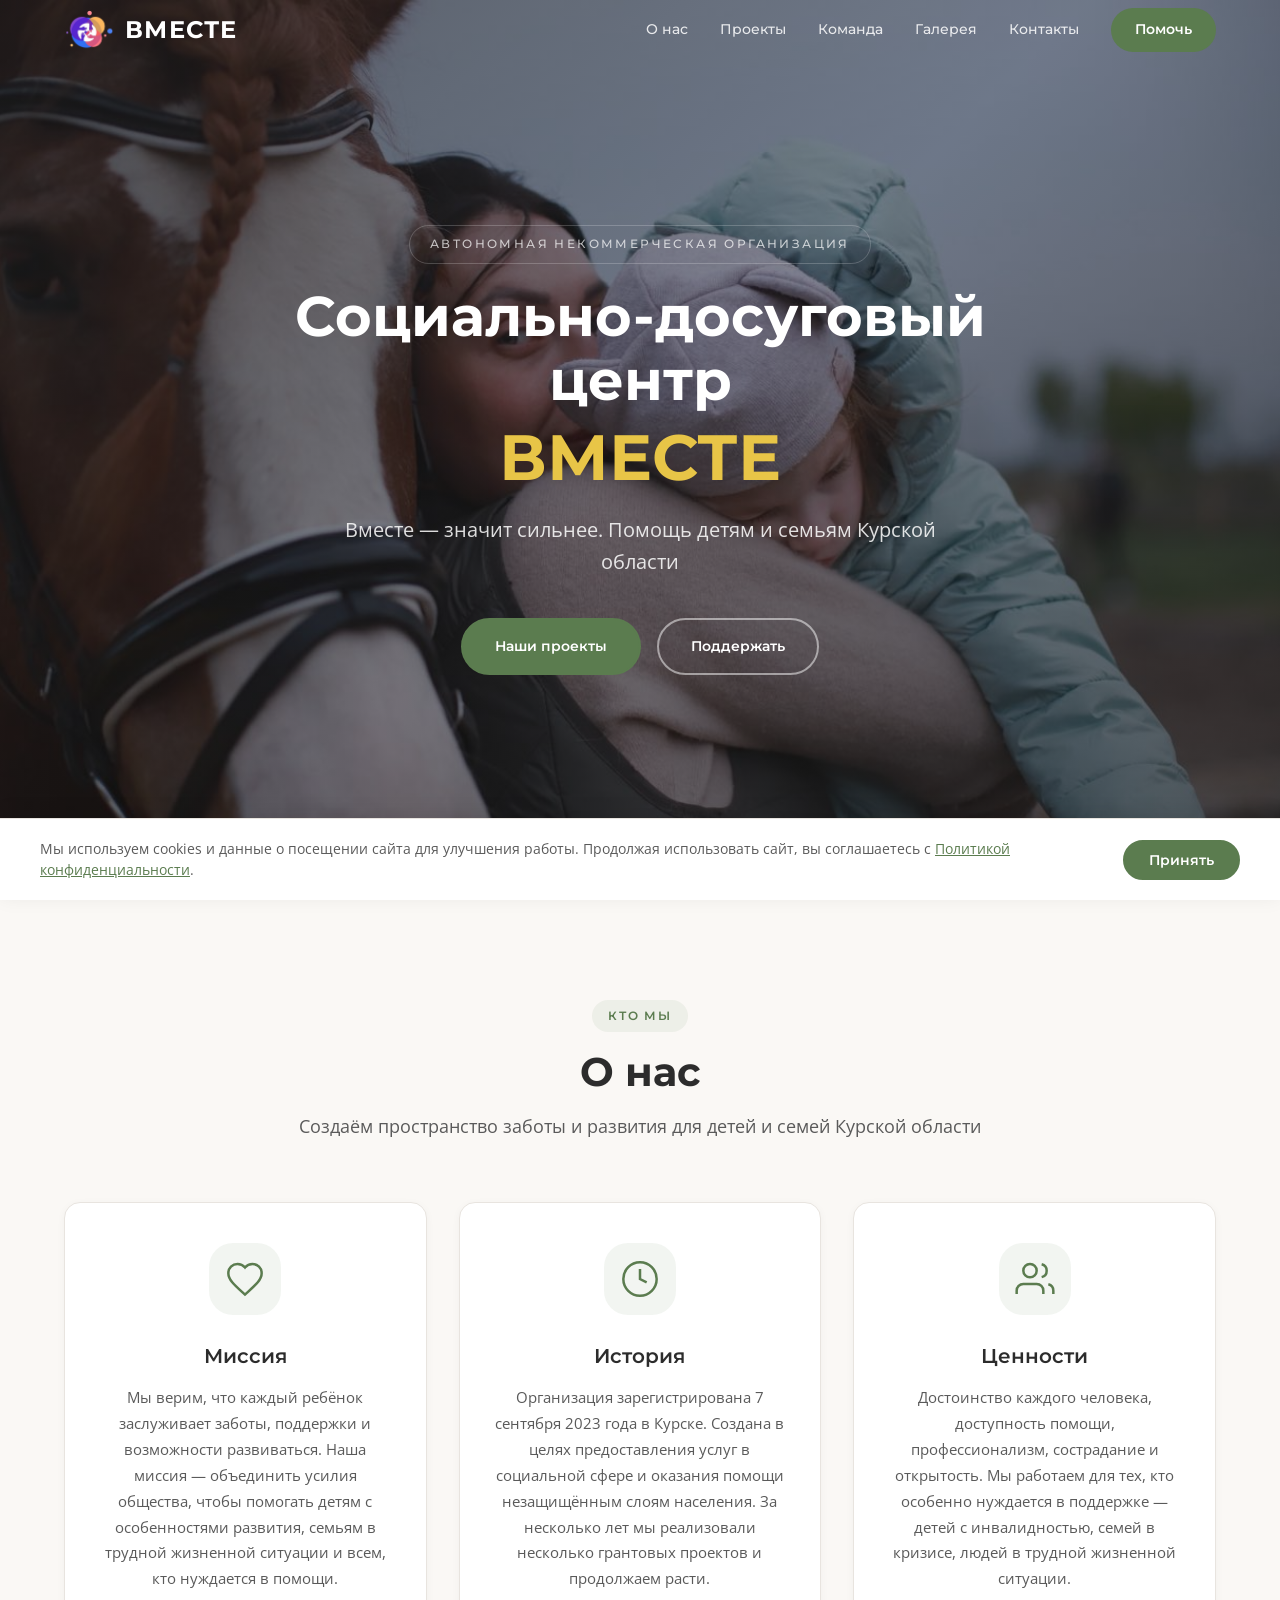
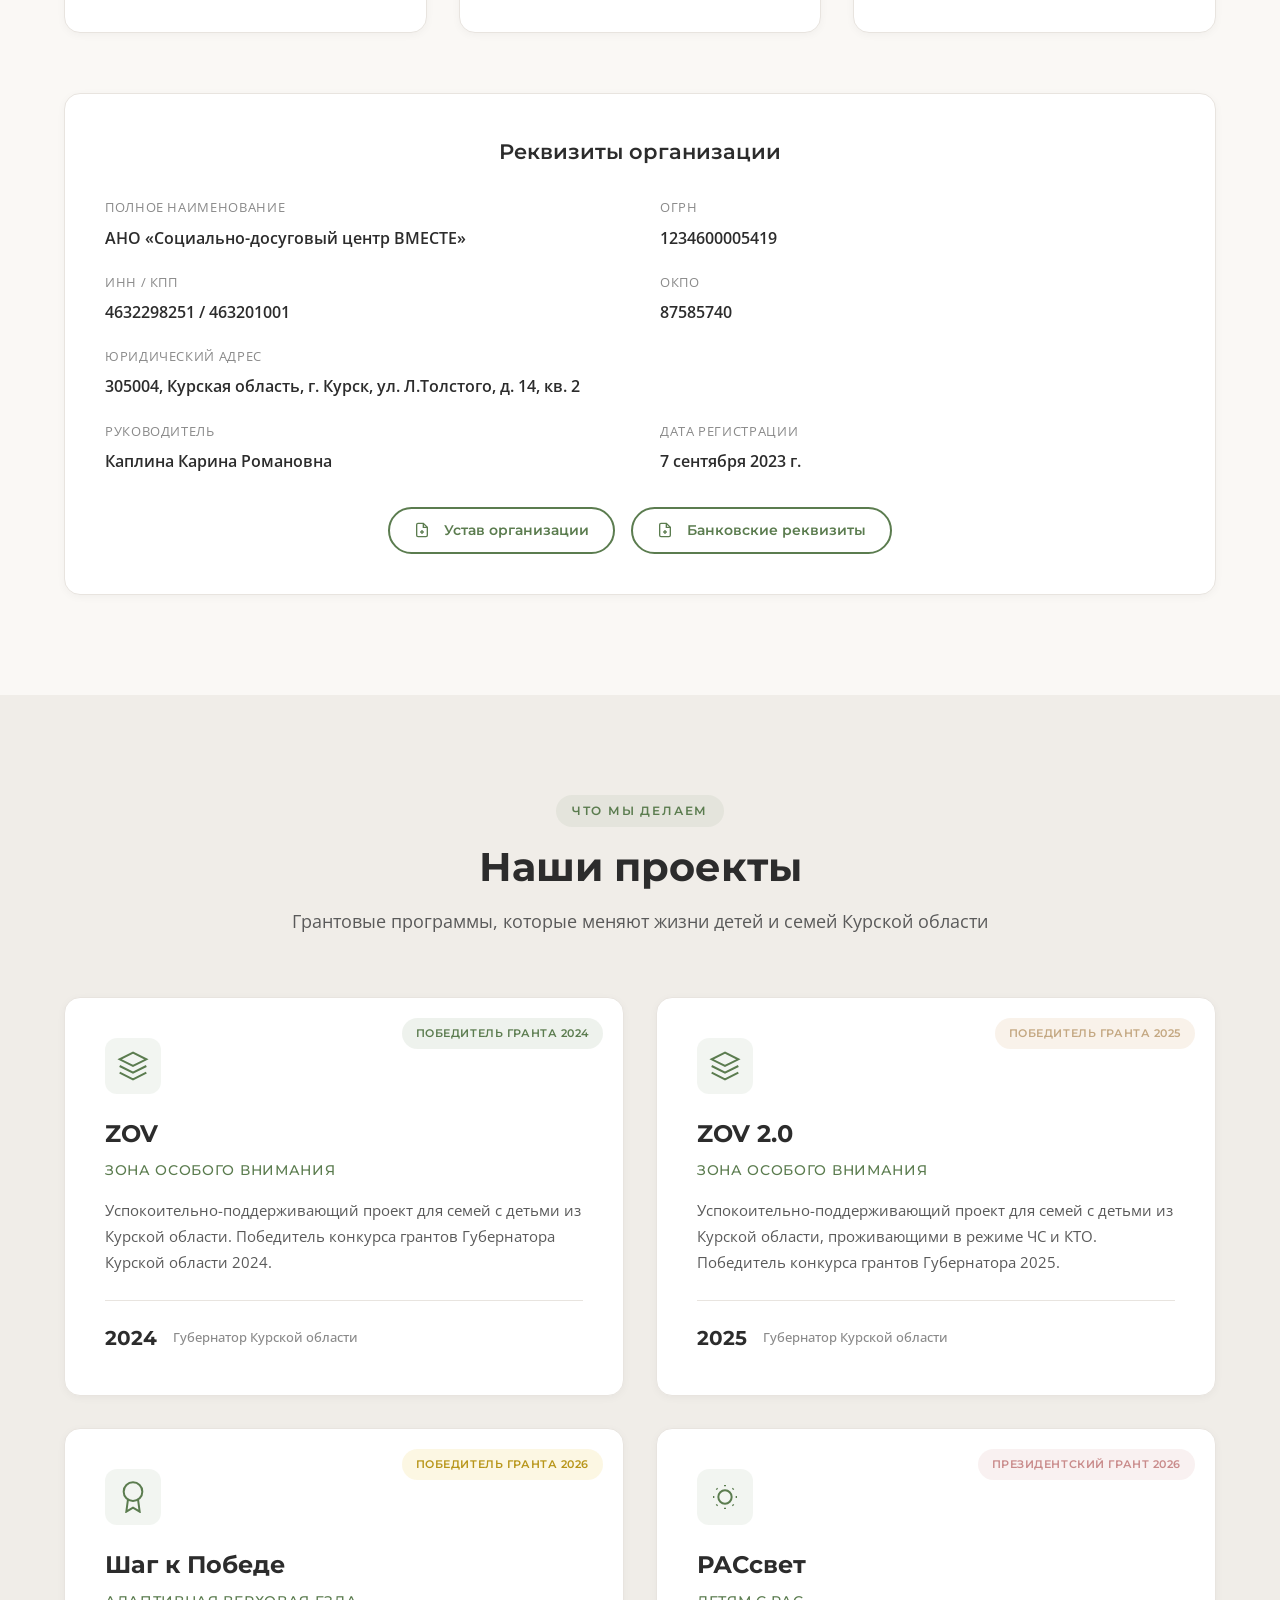
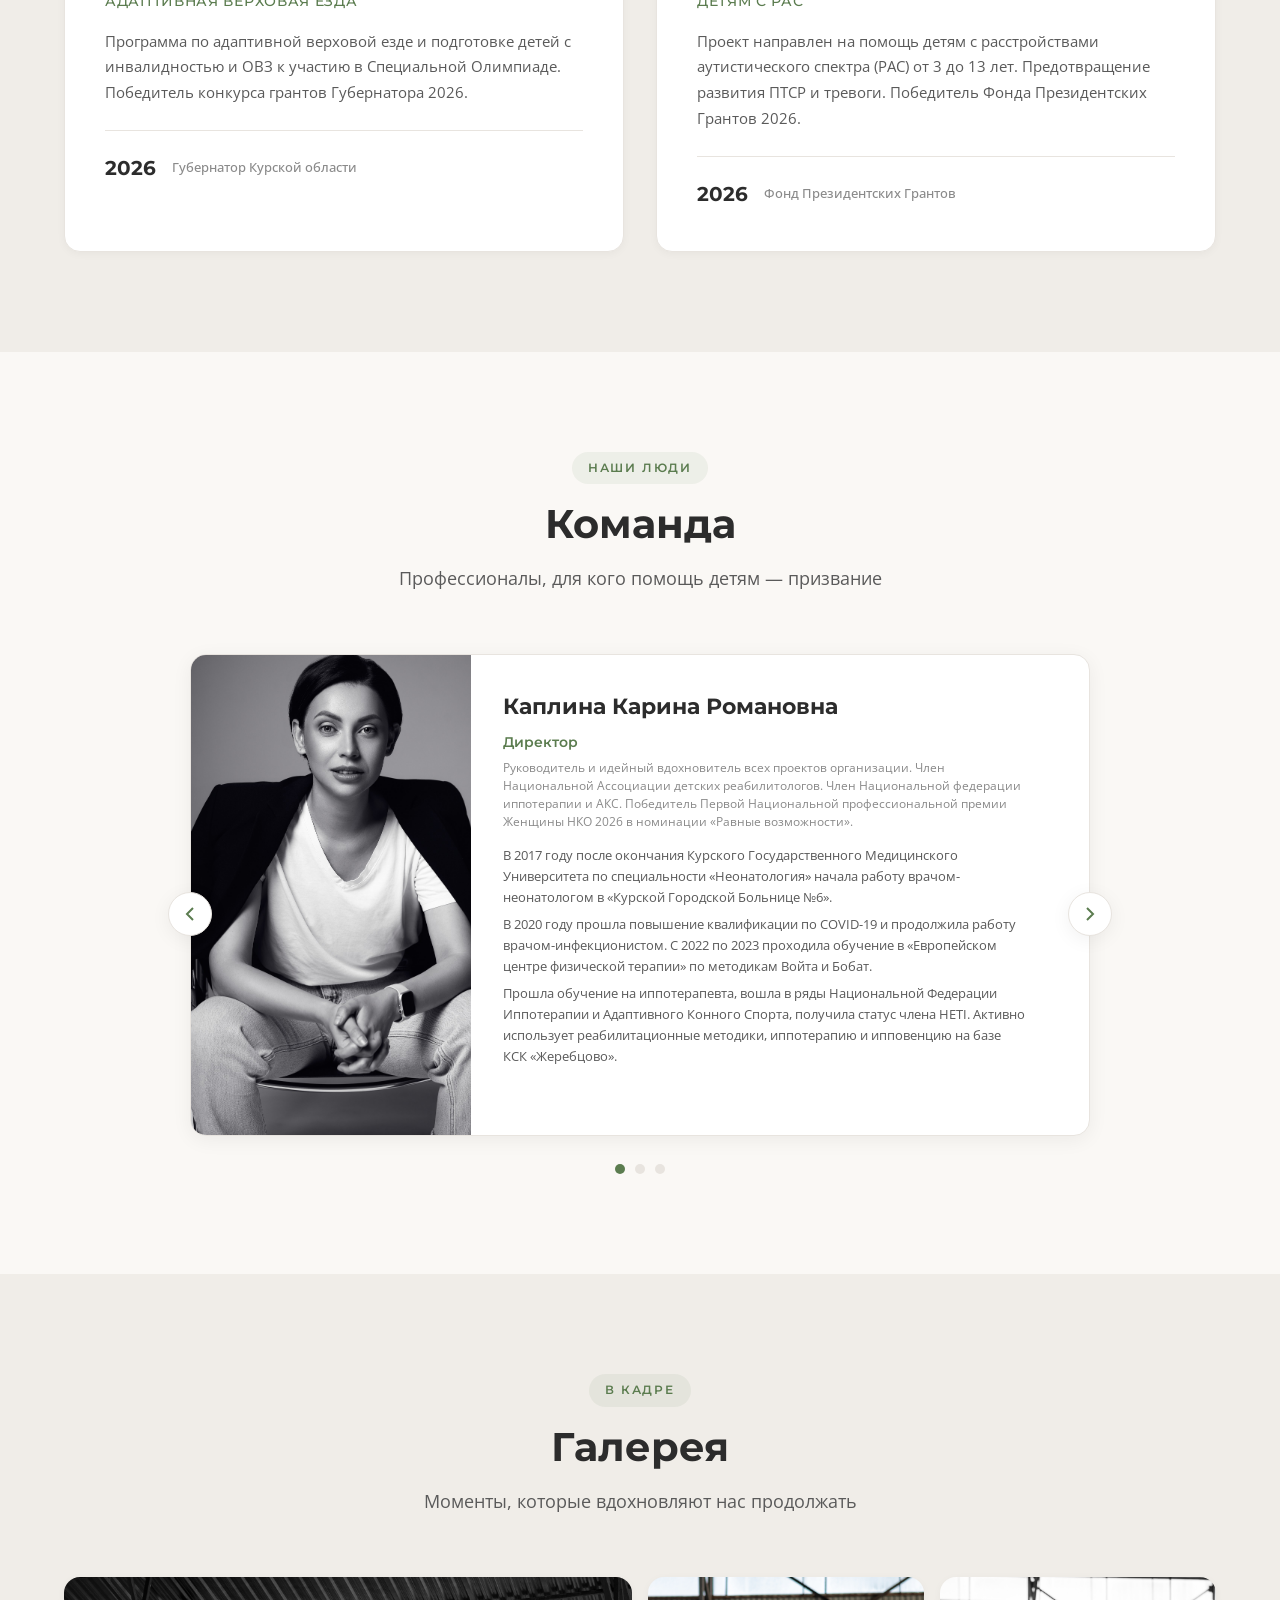
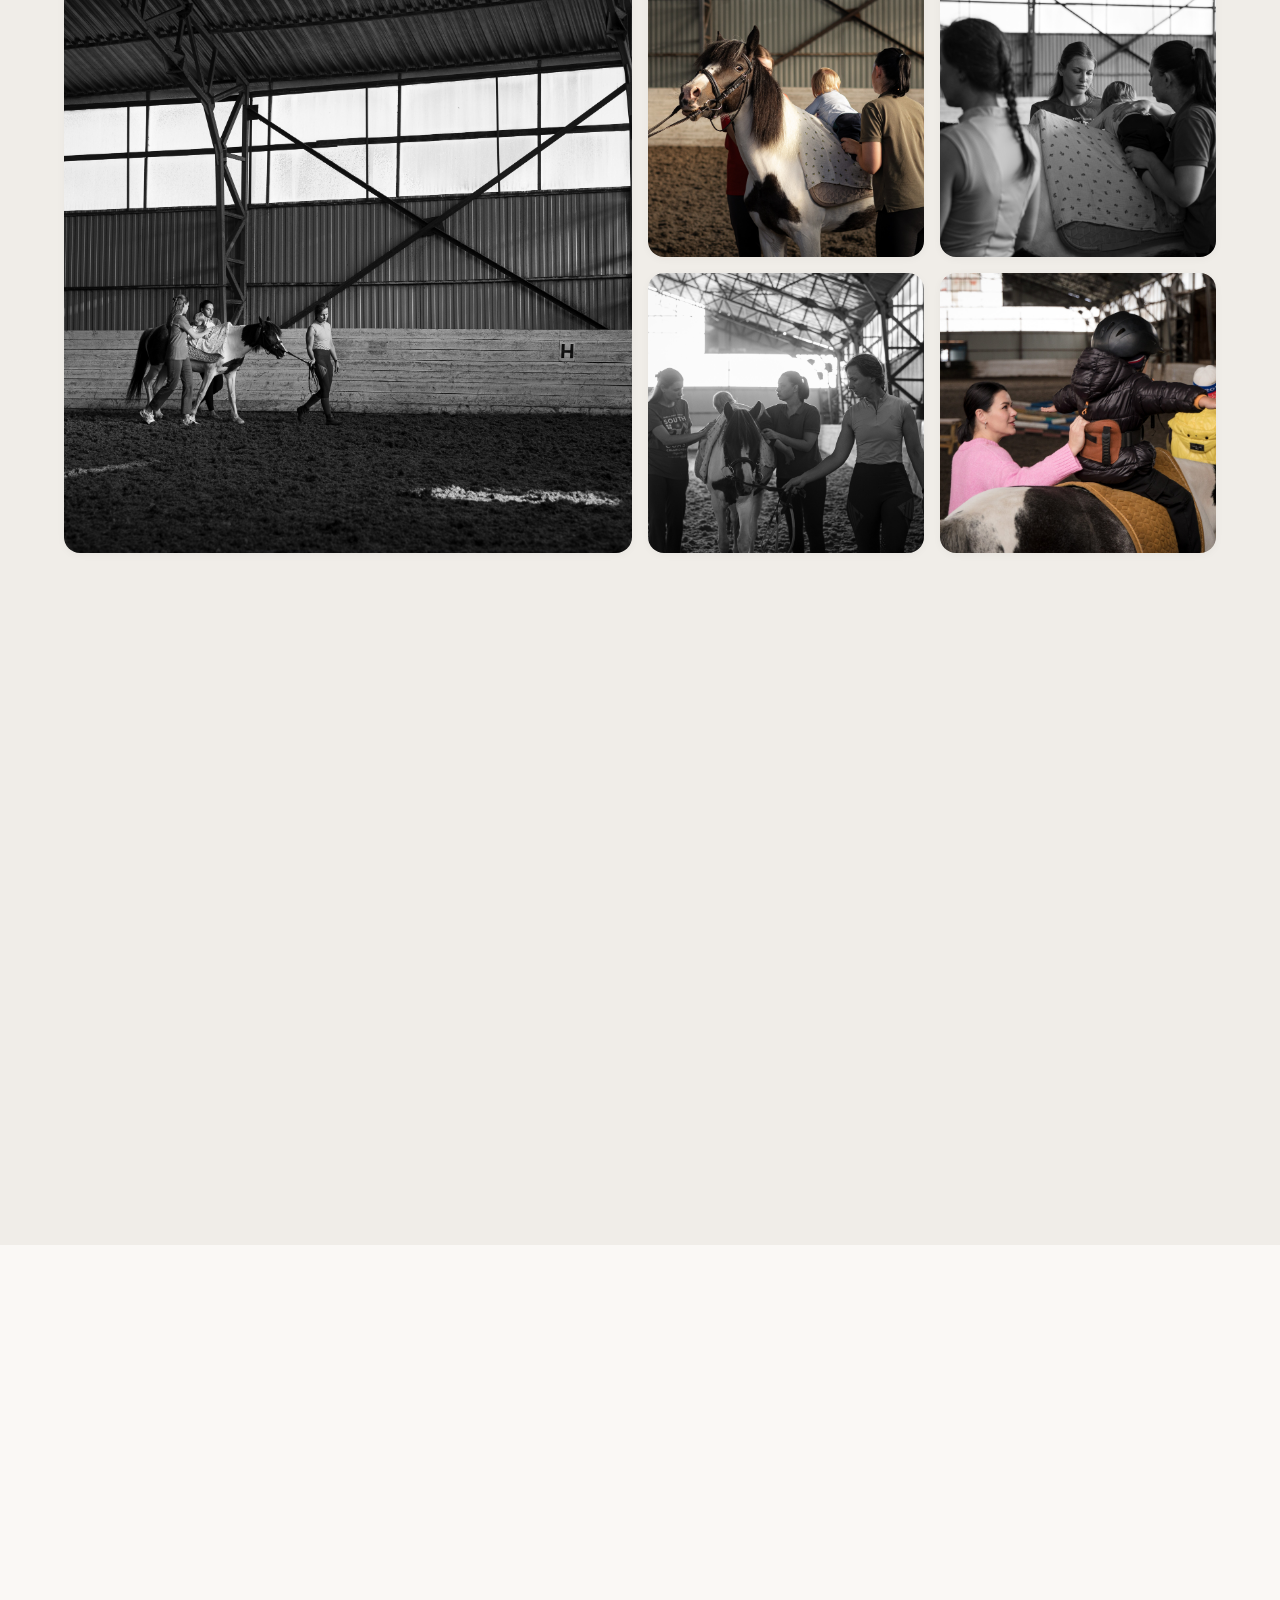
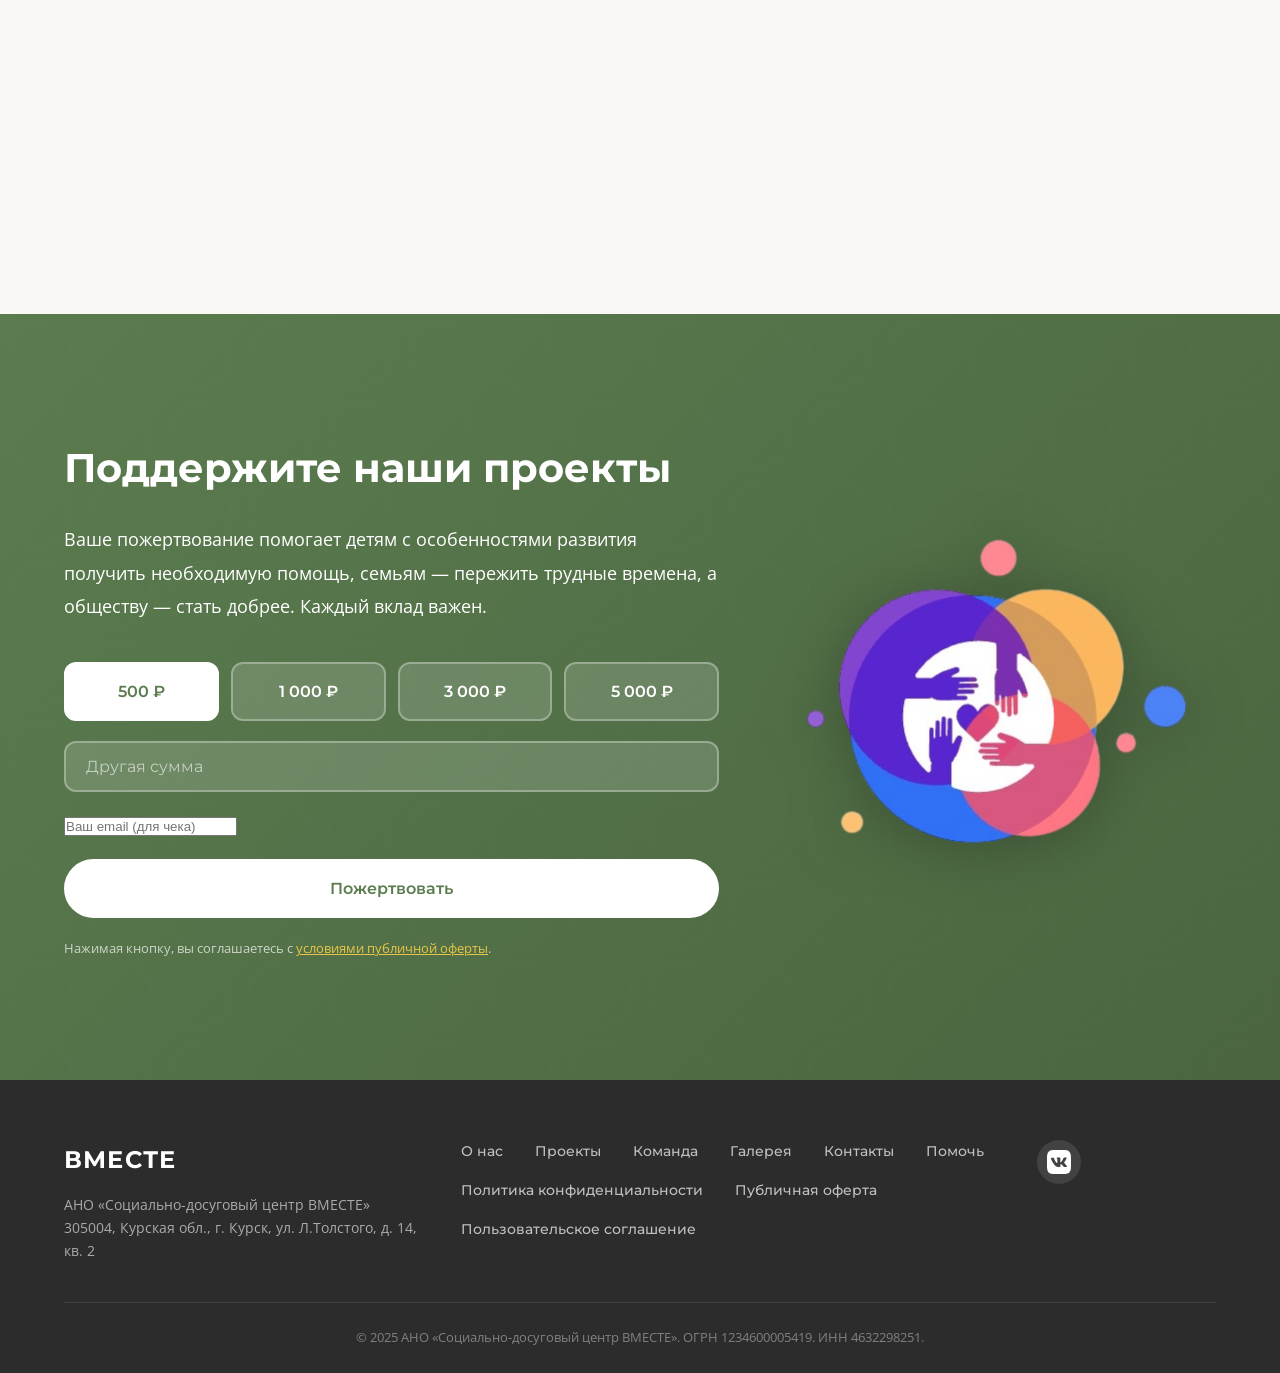
<file: index.html>
<!DOCTYPE html>
<html lang="ru">
<head>
    <meta charset="UTF-8">
    <meta name="viewport" content="width=device-width, initial-scale=1.0">
    <title>ВМЕСТЕ — Социально-досуговый центр</title>
    <meta name="description" content="АНО Социально-досуговый центр ВМЕСТЕ — помощь детям и семьям Курской области. Иппотерапия, проекты для детей с ОВЗ, поддержка семей в режиме ЧС.">
    <meta property="og:title" content="ВМЕСТЕ — Социально-досуговый центр">
    <meta property="og:description" content="Помощь детям и семьям Курской области. Иппотерапия, адаптивная верховая езда, поддержка детей с РАС.">
    <meta property="og:type" content="website">
    <link rel="icon" href="images/logo-donate.png" type="image/png">
    <link rel="preconnect" href="https://fonts.googleapis.com">
    <link rel="preconnect" href="https://fonts.gstatic.com" crossorigin>
    <link href="https://fonts.googleapis.com/css2?family=Montserrat:wght@300;400;500;600;700&family=Open+Sans:ital,wght@0,400;0,600;1,400&display=swap" rel="stylesheet">
    <link rel="stylesheet" href="css/style.css">
</head>
<body>
    <!-- Header -->
    <header class="header" id="header">
        <div class="container">
            <a href="#" class="logo">
                <img src="images/logo-donate.png" alt="ВМЕСТЕ" class="logo__img">
                <span>ВМЕСТЕ</span>
            </a>
            <nav class="nav" id="nav">
                <a href="#about" class="nav-link">О нас</a>
                <a href="#projects" class="nav-link">Проекты</a>
                <a href="#team" class="nav-link">Команда</a>
                <a href="#gallery" class="nav-link">Галерея</a>
                <a href="#contacts" class="nav-link">Контакты</a>
                <a href="#donate" class="nav-link nav-link--cta">Помочь</a>
            </nav>
            <button class="menu-toggle" id="menuToggle" aria-label="Открыть меню">
                <span></span>
                <span></span>
                <span></span>
            </button>
        </div>
    </header>

    <!-- Hero -->
    <section class="hero" id="hero">
        <div class="hero__bg">
            <img src="images/hero.jpg" alt="Иппотерапия в манеже" loading="eager">
            <div class="hero__overlay"></div>
        </div>
        <div class="hero__content">
            <span class="hero__label">Автономная некоммерческая организация</span>
            <h1 class="hero__title">Социально-досуговый центр <span class="hero__accent">ВМЕСТЕ</span></h1>
            <p class="hero__subtitle">Вместе — значит сильнее. Помощь детям и семьям Курской области</p>
            <div class="hero__actions">
                <a href="#projects" class="btn btn--primary">Наши проекты</a>
                <a href="#donate" class="btn btn--outline">Поддержать</a>
            </div>
        </div>
        <a href="#about" class="hero__scroll" aria-label="Прокрутить вниз">
            <svg width="24" height="24" viewBox="0 0 24 24" fill="none" stroke="currentColor" stroke-width="2">
                <path d="M12 5v14M5 12l7 7 7-7"/>
            </svg>
        </a>
    </section>

    <!-- About -->
    <section class="about section" id="about">
        <div class="container">
            <div class="section-header">
                <span class="section-tag">Кто мы</span>
                <h2 class="section-title">О нас</h2>
                <p class="section-desc">Создаём пространство заботы и развития для детей и семей Курской области</p>
            </div>
            <div class="about__grid">
                <div class="about__card">
                    <div class="about__icon">
                        <svg width="40" height="40" viewBox="0 0 24 24" fill="none" stroke="currentColor" stroke-width="1.5">
                            <path d="M12 21.35l-1.45-1.32C5.4 15.36 2 12.28 2 8.5 2 5.42 4.42 3 7.5 3c1.74 0 3.41.81 4.5 2.09C13.09 3.81 14.76 3 16.5 3 19.58 3 22 5.42 22 8.5c0 3.78-3.4 6.86-8.55 11.54L12 21.35z"/>
                        </svg>
                    </div>
                    <h3>Миссия</h3>
                    <p>Мы верим, что каждый ребёнок заслуживает заботы, поддержки и возможности развиваться. Наша миссия — объединить усилия общества, чтобы помогать детям с особенностями развития, семьям в трудной жизненной ситуации и всем, кто нуждается в помощи.</p>
                </div>
                <div class="about__card">
                    <div class="about__icon">
                        <svg width="40" height="40" viewBox="0 0 24 24" fill="none" stroke="currentColor" stroke-width="1.5">
                            <circle cx="12" cy="12" r="10"/>
                            <path d="M12 6v6l4 2"/>
                        </svg>
                    </div>
                    <h3>История</h3>
                    <p>Организация зарегистрирована 7 сентября 2023 года в Курске. Создана в целях предоставления услуг в социальной сфере и оказания помощи незащищённым слоям населения. За несколько лет мы реализовали несколько грантовых проектов и продолжаем расти.</p>
                </div>
                <div class="about__card">
                    <div class="about__icon">
                        <svg width="40" height="40" viewBox="0 0 24 24" fill="none" stroke="currentColor" stroke-width="1.5">
                            <path d="M17 21v-2a4 4 0 0 0-4-4H5a4 4 0 0 0-4 4v2"/>
                            <circle cx="9" cy="7" r="4"/>
                            <path d="M23 21v-2a4 4 0 0 0-3-3.87M16 3.13a4 4 0 0 1 0 7.75"/>
                        </svg>
                    </div>
                    <h3>Ценности</h3>
                    <p>Достоинство каждого человека, доступность помощи, профессионализм, сострадание и открытость. Мы работаем для тех, кто особенно нуждается в поддержке — детей с инвалидностью, семей в кризисе, людей в трудной жизненной ситуации.</p>
                </div>
            </div>

            <div class="about__requisites" style="margin-top: 60px; background: var(--color-card); border-radius: var(--radius-lg); padding: 40px; box-shadow: var(--shadow-sm); border: 1px solid var(--color-border);">
                <h3 style="font-family: var(--font-heading); font-size: 1.3rem; font-weight: 600; margin-bottom: 24px; color: var(--color-text); text-align: center;">Реквизиты организации</h3>
                <div class="requisites__grid" style="display: grid; grid-template-columns: repeat(2, 1fr); gap: 16px 40px;">
                    <div class="requisite">
                        <span style="font-size: 0.8rem; color: var(--color-text-muted); text-transform: uppercase; letter-spacing: 0.05em;">Полное наименование</span>
                        <p style="font-weight: 600; color: var(--color-text); margin-top: 4px;">АНО «Социально-досуговый центр ВМЕСТЕ»</p>
                    </div>
                    <div class="requisite">
                        <span style="font-size: 0.8rem; color: var(--color-text-muted); text-transform: uppercase; letter-spacing: 0.05em;">ОГРН</span>
                        <p style="font-weight: 600; color: var(--color-text); margin-top: 4px;">1234600005419</p>
                    </div>
                    <div class="requisite">
                        <span style="font-size: 0.8rem; color: var(--color-text-muted); text-transform: uppercase; letter-spacing: 0.05em;">ИНН / КПП</span>
                        <p style="font-weight: 600; color: var(--color-text); margin-top: 4px;">4632298251 / 463201001</p>
                    </div>
                    <div class="requisite">
                        <span style="font-size: 0.8rem; color: var(--color-text-muted); text-transform: uppercase; letter-spacing: 0.05em;">ОКПО</span>
                        <p style="font-weight: 600; color: var(--color-text); margin-top: 4px;">87585740</p>
                    </div>
                    <div class="requisite" style="grid-column: span 2;">
                        <span style="font-size: 0.8rem; color: var(--color-text-muted); text-transform: uppercase; letter-spacing: 0.05em;">Юридический адрес</span>
                        <p style="font-weight: 600; color: var(--color-text); margin-top: 4px;">305004, Курская область, г. Курск, ул. Л.Толстого, д. 14, кв. 2</p>
                    </div>
                    <div class="requisite">
                        <span style="font-size: 0.8rem; color: var(--color-text-muted); text-transform: uppercase; letter-spacing: 0.05em;">Руководитель</span>
                        <p style="font-weight: 600; color: var(--color-text); margin-top: 4px;">Каплина Карина Романовна</p>
                    </div>
                    <div class="requisite">
                        <span style="font-size: 0.8rem; color: var(--color-text-muted); text-transform: uppercase; letter-spacing: 0.05em;">Дата регистрации</span>
                        <p style="font-weight: 600; color: var(--color-text); margin-top: 4px;">7 сентября 2023 г.</p>
                    </div>
                </div>
                <div class="requisites__docs" style="display: flex; gap: 16px; justify-content: center; margin-top: 32px; flex-wrap: wrap;">
                    <a href="docs/charter.pdf" target="_blank" class="btn btn--outline" style="color: var(--color-primary); border-color: var(--color-primary); font-size: 0.85rem; padding: 10px 24px;">
                        <svg width="16" height="16" viewBox="0 0 24 24" fill="none" stroke="currentColor" stroke-width="2" style="vertical-align: middle; margin-right: 6px;"><path d="M14 2H6a2 2 0 0 0-2 2v16a2 2 0 0 0 2 2h12a2 2 0 0 0 2-2V8z"/><polyline points="14 2 14 8 20 8"/><line x1="12" y1="18" x2="12" y2="12"/><line x1="9" y1="15" x2="15" y2="15"/></svg>
                        Устав организации
                    </a>
                    <a href="docs/requisites.pdf" target="_blank" class="btn btn--outline" style="color: var(--color-primary); border-color: var(--color-primary); font-size: 0.85rem; padding: 10px 24px;">
                        <svg width="16" height="16" viewBox="0 0 24 24" fill="none" stroke="currentColor" stroke-width="2" style="vertical-align: middle; margin-right: 6px;"><path d="M14 2H6a2 2 0 0 0-2 2v16a2 2 0 0 0 2 2h12a2 2 0 0 0 2-2V8z"/><polyline points="14 2 14 8 20 8"/><line x1="12" y1="18" x2="12" y2="12"/><line x1="9" y1="15" x2="15" y2="15"/></svg>
                        Банковские реквизиты
                    </a>
                </div>
            </div>
        </div>
    </section>

    <!-- Projects -->
    <section class="projects section" id="projects">
        <div class="container">
            <div class="section-header">
                <span class="section-tag">Что мы делаем</span>
                <h2 class="section-title">Наши проекты</h2>
                <p class="section-desc">Грантовые программы, которые меняют жизни детей и семей Курской области</p>
            </div>
            <div class="projects__grid">
                <div class="project-card">
                    <div class="project-card__badge badge--green">Победитель гранта 2024</div>
                    <div class="project-card__icon">
                        <svg width="32" height="32" viewBox="0 0 24 24" fill="none" stroke="currentColor" stroke-width="1.5">
                            <path d="M12 2L2 7l10 5 10-5-10-5zM2 17l10 5 10-5M2 12l10 5 10-5"/>
                        </svg>
                    </div>
                    <h3 class="project-card__title">ZOV</h3>
                    <p class="project-card__subtitle">Зона Особого Внимания</p>
                    <p class="project-card__desc">Успокоительно-поддерживающий проект для семей с детьми из Курской области. Победитель конкурса грантов Губернатора Курской области 2024.</p>
                    <div class="project-card__meta">
                        <span class="project-card__year">2024</span>
                        <span class="project-card__org">Губернатор Курской области</span>
                    </div>
                </div>
                <div class="project-card">
                    <div class="project-card__badge badge--sand">Победитель гранта 2025</div>
                    <div class="project-card__icon">
                        <svg width="32" height="32" viewBox="0 0 24 24" fill="none" stroke="currentColor" stroke-width="1.5">
                            <path d="M12 2L2 7l10 5 10-5-10-5zM2 17l10 5 10-5M2 12l10 5 10-5"/>
                        </svg>
                    </div>
                    <h3 class="project-card__title">ZOV 2.0</h3>
                    <p class="project-card__subtitle">Зона Особого Внимания</p>
                    <p class="project-card__desc">Успокоительно-поддерживающий проект для семей с детьми из Курской области, проживающими в режиме ЧС и КТО. Победитель конкурса грантов Губернатора 2025.</p>
                    <div class="project-card__meta">
                        <span class="project-card__year">2025</span>
                        <span class="project-card__org">Губернатор Курской области</span>
                    </div>
                </div>
                <div class="project-card">
                    <div class="project-card__badge badge--gold">Победитель гранта 2026</div>
                    <div class="project-card__icon">
                        <svg width="32" height="32" viewBox="0 0 24 24" fill="none" stroke="currentColor" stroke-width="1.5">
                            <circle cx="12" cy="8" r="7"/>
                            <path d="M8.21 13.89L7 23l5-3 5 3-1.21-9.12"/>
                        </svg>
                    </div>
                    <h3 class="project-card__title">Шаг к Победе</h3>
                    <p class="project-card__subtitle">Адаптивная верховая езда</p>
                    <p class="project-card__desc">Программа по адаптивной верховой езде и подготовке детей с инвалидностью и ОВЗ к участию в Специальной Олимпиаде. Победитель конкурса грантов Губернатора 2026.</p>
                    <div class="project-card__meta">
                        <span class="project-card__year">2026</span>
                        <span class="project-card__org">Губернатор Курской области</span>
                    </div>
                </div>
                <div class="project-card">
                    <div class="project-card__badge badge--rose">Президентский грант 2026</div>
                    <div class="project-card__icon">
                        <svg width="32" height="32" viewBox="0 0 24 24" fill="none" stroke="currentColor" stroke-width="1.5">
                            <path d="M12 3v1m0 16v1m-9-9h1m16 0h1M5.6 5.6l.7.7m12.1-.7l-.7.7M5.6 18.4l.7-.7m12.1.7l-.7-.7M12 7a5 5 0 1 0 0 10 5 5 0 0 0 0-10z"/>
                        </svg>
                    </div>
                    <h3 class="project-card__title">РАСсвет</h3>
                    <p class="project-card__subtitle">Детям с РАС</p>
                    <p class="project-card__desc">Проект направлен на помощь детям с расстройствами аутистического спектра (РАС) от 3 до 13 лет. Предотвращение развития ПТСР и тревоги. Победитель Фонда Президентских Грантов 2026.</p>
                    <div class="project-card__meta">
                        <span class="project-card__year">2026</span>
                        <span class="project-card__org">Фонд Президентских Грантов</span>
                    </div>
                </div>
            </div>
        </div>
    </section>

    <!-- Team -->
    <section class="team section" id="team">
        <div class="container">
            <div class="section-header">
                <span class="section-tag">Наши люди</span>
                <h2 class="section-title">Команда</h2>
                <p class="section-desc">Профессионалы, для кого помощь детям — призвание</p>
            </div>
            <div class="team__slider" id="teamSlider">
                <button class="team__arrow team__arrow--prev" aria-label="Предыдущий">
                    <svg width="24" height="24" viewBox="0 0 24 24" fill="none" stroke="currentColor" stroke-width="2"><path d="M15 18l-6-6 6-6"/></svg>
                </button>
                <div class="team__track">
                    <div class="team__slide active">
                        <div class="team__photo">
                            <img src="images/karina.jpg" alt="Каплина Карина Романовна — директор">
                        </div>
                        <div class="team__info">
                            <h3 class="team__name">Каплина Карина Романовна</h3>
                            <p class="team__role">Директор</p>
                            <p class="team__creds">Руководитель и идейный вдохновитель всех проектов организации. Член Национальной Ассоциации детских реабилитологов. Член Национальной федерации иппотерапии и АКС. Победитель Первой Национальной профессиональной премии Женщины НКО 2026 в номинации «Равные возможности».</p>
                            <div class="team__bio">
                                <p>В 2017 году после окончания Курского Государственного Медицинского Университета по специальности «Неонатология» начала работу врачом-неонатологом в «Курской Городской Больнице №6».</p>
                                <p>В 2020 году прошла повышение квалификации по COVID-19 и продолжила работу врачом-инфекционистом. С 2022 по 2023 проходила обучение в «Европейском центре физической терапии» по методикам Войта и Бобат.</p>
                                <p>Прошла обучение на иппотерапевта, вошла в ряды Национальной Федерации Иппотерапии и Адаптивного Конного Спорта, получила статус члена HETI. Активно использует реабилитационные методики, иппотерапию и ипповенцию на базе КСК «Жеребцово».</p>
                            </div>
                        </div>
                    </div>
                    <div class="team__slide">
                        <div class="team__photo">
                            <img src="images/kristina.jpg" alt="Богданова Кристина Сергеевна — иппотерапевт">
                        </div>
                        <div class="team__info">
                            <h3 class="team__name">Богданова Кристина Сергеевна</h3>
                            <p class="team__role">Иппотерапевт</p>
                            <p class="team__creds">Член Национальной федерации иппотерапии и адаптивного конного спорта. Действующий спортсмен в дисциплине конкур.</p>
                            <div class="team__bio">
                                <p>С 2023 года являюсь иппотерапевтом, успешно работала в качестве волонтёра в проекте ZOV — победителе конкурса губернаторских грантов Курской области.</p>
                                <p>Свою профессиональную деятельность в конном спорте начала в 2016 году в КСК «Жеребцово» сначала в качестве спортсмена, затем перешла в тренерский состав. Активно посещаю региональные квалифицированные семинары для судей по конному спорту.</p>
                                <p>Закончила два университета: Российский государственный социальный университет (государственное и муниципальное управление) и Курский государственный университет (современные теории и технологии физической культуры и спорта).</p>
                                <p>В 2024 году прошла курс профессиональной подготовки «Инструктор по иппотерапии» в «Информационно-коммуникативных технологиях плюс».</p>
                            </div>
                        </div>
                    </div>
                    <div class="team__slide">
                        <div class="team__photo">
                            <img src="images/gallery5.jpg" alt="Озерова Валерия Анатольевна — иппотерапевт">
                        </div>
                        <div class="team__info">
                            <h3 class="team__name">Озерова Валерия Анатольевна</h3>
                            <p class="team__role">Иппотерапевт</p>
                            <p class="team__creds">Член национальной федерации иппотерапии и адаптивного конного спорта</p>
                            <div class="team__bio">
                                <p>По первому образованию я архитектор-дизайнер (ВГАСУ, 2014), и именно через проектирование пространства пришла к пониманию, насколько среда влияет на человека.</p>
                                <p>В 2021 году получила диплом медицинской сестры (КБМК), а в 2023 — завершила обучение по программе «Инструктор ЛФК», получив навыки работы с движением и телесной коррекцией.</p>
                                <p>Продолжаю образование: аналитическая психология, иппотерапия, сенсорная интеграция для детей с ОВЗ.</p>
                            </div>
                            <blockquote class="team__quote">
                                <p>«Верю, что реабилитация — это не только лечение, но и возвращение человека к себе.»</p>
                            </blockquote>
                        </div>
                    </div>
                </div>
                <button class="team__arrow team__arrow--next" aria-label="Следующий">
                    <svg width="24" height="24" viewBox="0 0 24 24" fill="none" stroke="currentColor" stroke-width="2"><path d="M9 18l6-6-6-6"/></svg>
                </button>
                <div class="team__dots">
                    <button class="team__dot active" data-slide="0" aria-label="Слайд 1"></button>
                    <button class="team__dot" data-slide="1" aria-label="Слайд 2"></button>
                    <button class="team__dot" data-slide="2" aria-label="Слайд 3"></button>
                </div>
            </div>
        </div>
    </section>

    <!-- Gallery -->
    <section class="gallery section" id="gallery">
        <div class="container">
            <div class="section-header">
                <span class="section-tag">В кадре</span>
                <h2 class="section-title">Галерея</h2>
                <p class="section-desc">Моменты, которые вдохновляют нас продолжать</p>
            </div>
            <div class="gallery__grid">
                <div class="gallery__item gallery__item--large">
                    <img src="images/gallery1.jpg" alt="Занятие по иппотерапии" loading="lazy">
                    <div class="gallery__overlay"><span>Иппотерапия</span></div>
                </div>
                <div class="gallery__item">
                    <img src="images/gallery2.jpg" alt="Адаптивная верховая езда" loading="lazy">
                    <div class="gallery__overlay"><span>Адаптивная езда</span></div>
                </div>
                <div class="gallery__item">
                    <img src="images/gallery3.jpg" alt="Работа с ребёнком" loading="lazy">
                    <div class="gallery__overlay"><span>Забота</span></div>
                </div>
                <div class="gallery__item">
                    <img src="images/gallery4.jpg" alt="Команда в манеже" loading="lazy">
                    <div class="gallery__overlay"><span>Команда</span></div>
                </div>
                <div class="gallery__item">
                    <img src="images/gallery6.jpg" alt="Ребёнок на лошади" loading="lazy">
                    <div class="gallery__overlay"><span>Доверие</span></div>
                </div>
                <div class="gallery__item gallery__item--wide">
                    <img src="images/gallery7.jpg" alt="Иппотерапия для детей" loading="lazy">
                    <div class="gallery__overlay"><span>Развитие</span></div>
                </div>
                <div class="gallery__item">
                    <img src="images/gallery8.png" alt="Творческие занятия с детьми" loading="lazy">
                    <div class="gallery__overlay"><span>Творчество</span></div>
                </div>
                <div class="gallery__item">
                    <img src="images/gallery-old.jpg" alt="Иппотерапия в манеже" loading="lazy">
                    <div class="gallery__overlay"><span>Иппотерапия</span></div>
                </div>
                <div class="gallery__item">
                    <img src="images/gallery9.jpg" alt="Новое фото" loading="lazy">
                    <div class="gallery__overlay"><span>Новое</span></div>
                </div>
            </div>
        </div>
    </section>

    <!-- Contacts -->
    <section class="contacts section" id="contacts">
        <div class="container">
            <div class="section-header">
                <span class="section-tag">Связь</span>
                <h2 class="section-title">Контакты</h2>
                <p class="section-desc">Мы на связи и рады ответить на ваши вопросы</p>
            </div>
            <div class="contacts__grid">
                <a href="https://vk.com/club224988592" target="_blank" rel="noopener" class="contacts__card">
                    <div class="contacts__icon">
                        <svg width="32" height="32" viewBox="0 0 24 24" fill="currentColor">
                            <path d="M15.684 0H8.316C1.592 0 0 1.592 0 8.316v7.368C0 22.408 1.592 24 8.316 24h7.368C22.408 24 24 22.408 24 15.684V8.316C24 1.592 22.408 0 15.684 0zm3.692 17.123h-1.744c-.66 0-.862-.523-2.049-1.713-1.033-1.033-1.49-1.171-1.744-1.171-.356 0-.458.102-.458.593v1.575c0 .424-.135.678-1.253.678-1.846 0-3.896-1.118-5.335-3.202C4.624 10.857 4 8.696 4 8.219c0-.254.102-.491.593-.491h1.744c.44 0 .61.203.779.678.863 2.49 2.303 4.675 2.896 4.675.22 0 .322-.102.322-.66V9.721c-.068-1.186-.695-1.287-.695-1.71 0-.203.17-.407.44-.407h2.744c.373 0 .508.203.508.643v3.473c0 .372.17.508.271.508.22 0 .407-.136.813-.542 1.254-1.406 2.151-3.574 2.151-3.574.119-.254.322-.491.763-.491h1.744c.525 0 .644.27.525.643-.22 1.017-2.354 4.031-2.354 4.031-.186.305-.254.44 0 .78.186.254.796.779 1.203 1.253.745.847 1.32 1.558 1.473 2.048.17.491-.085.744-.576.744z"/>
                        </svg>
                    </div>
                    <h3>Группа ВКонтакте</h3>
                    <p>vk.com/club224988592</p>
                    <span class="contacts__link">Перейти →</span>
                </a>
                <div class="contacts__card">
                    <div class="contacts__icon">
                        <svg width="32" height="32" viewBox="0 0 24 24" fill="none" stroke="currentColor" stroke-width="1.5">
                            <path d="M21 10c0 7-9 13-9 13s-9-6-9-13a9 9 0 0 1 18 0z"/>
                            <circle cx="12" cy="10" r="3"/>
                        </svg>
                    </div>
                    <h3>Адрес</h3>
                    <p>305004, Курская обл., г. Курск, ул. Л.Толстого, д. 14, кв. 2</p>
                </div>
                <div class="contacts__card">
                    <div class="contacts__icon">
                        <svg width="32" height="32" viewBox="0 0 24 24" fill="none" stroke="currentColor" stroke-width="1.5">
                            <path d="M4 4h16c1.1 0 2 .9 2 2v12c0 1.1-.9 2-2 2H4c-1.1 0-2-.9-2-2V6c0-1.1.9-2 2-2z"/>
                            <polyline points="22,6 12,13 2,6"/>
                        </svg>
                    </div>
                    <h3>Связь</h3>
                    <p>Пишите нам в группе ВК — мы отвечаем оперативно</p>
                </div>
            </div>
        </div>
    </section>

    <!-- Donate -->
    <section class="donate section" id="donate">
        <div class="donate__bg"><div class="donate__overlay"></div></div>
        <div class="container">
            <div class="donate__grid">
                <div class="donate__left">
                    <h2 class="donate__title">Поддержите наши проекты</h2>
                    <p class="donate__text">Ваше пожертвование помогает детям с особенностями развития получить необходимую помощь, семьям — пережить трудные времена, а обществу — стать добрее. Каждый вклад важен.</p>
                    <form class="donate__form" id="donateForm">
                        <div class="donate__amounts">
                            <label class="donate__amount"><input type="radio" name="amount" value="500" checked><span>500 ₽</span></label>
                            <label class="donate__amount"><input type="radio" name="amount" value="1000"><span>1 000 ₽</span></label>
                            <label class="donate__amount"><input type="radio" name="amount" value="3000"><span>3 000 ₽</span></label>
                            <label class="donate__amount"><input type="radio" name="amount" value="5000"><span>5 000 ₽</span></label>
                        </div>
                        <div class="donate__custom"><input type="number" name="custom" id="customAmount" placeholder="Другая сумма" min="10" step="1"></div>
                        <div class="donate__email"><input type="email" name="email" id="donorEmail" placeholder="Ваш email (для чека)"></div>
                        <button type="submit" class="btn btn--primary btn--large" id="donateBtn">
                            <span class="btn__text">Пожертвовать</span>
                            <span class="btn__loader" style="display:none;">
                                <svg width="20" height="20" viewBox="0 0 24 24" fill="none" stroke="currentColor" stroke-width="2"><circle cx="12" cy="12" r="10" stroke-dasharray="60" stroke-dashoffset="20" style="animation:spin 1s linear infinite"><animateTransform attributeName="transform" type="rotate" from="0 12 12" to="360 12 12" dur="1s" repeatCount="indefinite"/></circle></svg>
                            </span>
                        </button>
                        <p class="donate__note">Нажимая кнопку, вы соглашаетесь с <a href="#" data-modal="offer" style="color: var(--color-accent); text-decoration: underline;">условиями публичной оферты</a>.</p>
                        <div class="donate__message" id="donateMessage" style="display:none;"></div>
                    </form>
                </div>
                <div class="donate__right">
                    <img src="images/logo-donate.png" alt="Логотип ВМЕСТЕ" class="donate__logo">
                </div>
            </div>
        </div>
    </section>

    <!-- Footer -->
    <footer class="footer">
        <div class="container">
            <div class="footer__grid">
                <div class="footer__brand">
                    <a href="#" class="footer__logo">ВМЕСТЕ</a>
                    <p>АНО «Социально-досуговый центр ВМЕСТЕ»<br>305004, Курская обл., г. Курск, ул. Л.Толстого, д. 14, кв. 2</p>
                </div>
                <div class="footer__links">
                    <a href="index.html#about">О нас</a>
                    <a href="index.html#projects">Проекты</a>
                    <a href="index.html#team">Команда</a>
                    <a href="index.html#gallery">Галерея</a>
                    <a href="index.html#contacts">Контакты</a>
                    <a href="index.html#donate">Помочь</a>
                    <a href="#" data-modal="privacy">Политика конфиденциальности</a>
                    <a href="#" data-modal="offer">Публичная оферта</a>
                    <a href="#" data-modal="terms">Пользовательское соглашение</a>
                </div>
                <div class="footer__social">
                    <a href="https://vk.com/club224988592" target="_blank" rel="noopener" aria-label="ВКонтакте">
                        <svg width="24" height="24" viewBox="0 0 24 24" fill="currentColor">
                            <path d="M15.684 0H8.316C1.592 0 0 1.592 0 8.316v7.368C0 22.408 1.592 24 8.316 24h7.368C22.408 24 24 22.408 24 15.684V8.316C24 1.592 22.408 0 15.684 0zm3.692 17.123h-1.744c-.66 0-.862-.523-2.049-1.713-1.033-1.033-1.49-1.171-1.744-1.171-.356 0-.458.102-.458.593v1.575c0 .424-.135.678-1.253.678-1.846 0-3.896-1.118-5.335-3.202C4.624 10.857 4 8.696 4 8.219c0-.254.102-.491.593-.491h1.744c.44 0 .61.203.779.678.863 2.49 2.303 4.675 2.896 4.675.22 0 .322-.102.322-.66V9.721c-.068-1.186-.695-1.287-.695-1.71 0-.203.17-.407.44-.407h2.744c.373 0 .508.203.508.643v3.473c0 .372.17.508.271.508.22 0 .407-.136.813-.542 1.254-1.406 2.151-3.574 2.151-3.574.119-.254.322-.491.763-.491h1.744c.525 0 .644.27.525.643-.22 1.017-2.354 4.031-2.354 4.031-.186.305-.254.44 0 .78.186.254.796.779 1.203 1.253.745.847 1.32 1.558 1.473 2.048.17.491-.085.744-.576.744z"/>
                        </svg>
                    </a>
                </div>
            </div>
            <div class="footer__bottom">
                <p>© 2025 АНО «Социально-досуговый центр ВМЕСТЕ». ОГРН 1234600005419. ИНН 4632298251.</p>
            </div>
        </div>
    </footer>

    <!-- Modals -->
    <div class="modal" id="modal-privacy">
        <div class="modal__overlay" data-modal-close></div>
        <div class="modal__content">
            <button class="modal__close" data-modal-close>×</button>
            <h2 class="modal__title">Политика конфиденциальности</h2>
            <div class="modal__body">
                <p><strong>Дата вступления в силу:</strong> 1 января 2025 г.</p>
                <h3>1. Общие положения</h3>
                <p>Настоящая Политика конфиденциальности персональных данных (далее — Политика) действует в отношении всей информации, которую АНО «Социально-досуговый центр ВМЕСТЕ» (далее — Оператор) может получить о посетителях сайта.</p>
                <p>Использование сайта означает безоговорочное согласие пользователя с настоящей Политикой и указанными в ней условиями обработки персональных данных.</p>
                <h3>2. Персональные данные</h3>
                <p>Оператор может собирать следующие персональные данные: фамилия, имя, отчество; контактный телефон; адрес электронной почты; иные данные, предоставляемые пользователем добровольно.</p>
                <h3>3. Цели обработки</h3>
                <p>Оператор обрабатывает персональные данные в целях: обратной связи с посетителями сайта; информирования о деятельности центра и проектах; обработки обращений и запросов.</p>
                <h3>4. Правовые основания</h3>
                <p>Обработка персональных данных осуществляется на основании Федерального закона № 152-ФЗ «О персональных данных» и согласия субъекта персональных данных.</p>
                <h3>5. Cookies</h3>
                <p>Сайт использует файлы cookie для обеспечения корректной работы, анализа посещаемости и улучшения пользовательского опыта.</p>
                <h3>6. Права субъекта</h3>
                <p>Субъект персональных данных имеет право получать информацию об обработке своих данных, требовать уточнения, блокирования или уничтожения данных.</p>
                <h3>7. Контакты</h3>
                <p>По вопросам обработки персональных данных обращайтесь в группу <a href="https://vk.com/club224988592" target="_blank" rel="noopener">ВКонтакте</a>.</p>
                <p style="margin-top: 24px; font-size: 0.85rem; color: var(--color-text-muted);">Последнее обновление: январь 2025 г.</p>
            </div>
        </div>
    </div>

    <div class="modal" id="modal-offer">
        <div class="modal__overlay" data-modal-close></div>
        <div class="modal__content">
            <button class="modal__close" data-modal-close>×</button>
            <h2 class="modal__title">Публичная оферта</h2>
            <div class="modal__body">
                <p><strong>Дата публикации:</strong> 1 января 2025 г.</p>
                <h3>1. Общие положения</h3>
                <p>Настоящая оферта является публичным предложением АНО «Социально-досуговый центр ВМЕСТЕ» (далее — Организация) заключить договор пожертвования в соответствии со ст. 582 Гражданского кодекса РФ.</p>
                <h3>2. Предмет договора</h3>
                <p>Благотворитель передаёт Организации в собственность денежные средства в качестве безвозмездного пожертвования на уставные цели Организации.</p>
                <h3>3. Права и обязанности сторон</h3>
                <p><strong>Организация обязуется:</strong> использовать пожертвованные средства исключительно на уставные цели; вести учёт поступивших пожертвований; публиковать отчёты о деятельности.</p>
                <p><strong>Благотворитель имеет право:</strong> получить информацию о деятельности Организации; запросить отчёт об использовании пожертвования.</p>
                <h3>4. Реквизиты Организации</h3>
                <p>АНО «Социально-досуговый центр ВМЕСТЕ»</p>
                <p>ОГРН: 1234600005419 | ИНН: 4632298251 | КПП: 463201001</p>
                <p>ОКПО: 87585740</p>
                <p>Юридический адрес: 305004, Курская область, г. Курск, ул. Л.Толстого, д. 14, кв. 2</p>
                <p>Руководитель: Каплина Карина Романовна</p>
                <p>Банковские реквизиты: <a href="docs/requisites.pdf" target="_blank">скачать PDF</a> | Устав: <a href="docs/charter.pdf" target="_blank">скачать PDF</a></p>
                <h3>5. Контакты</h3>
                <p>Группа ВКонтакте: <a href="https://vk.com/club224988592" target="_blank" rel="noopener">vk.com/club224988592</a></p>
                <p style="margin-top: 24px; font-size: 0.85rem; color: var(--color-text-muted);">Настоящая оферта может быть изменена Организацией. Актуальная версия размещается на сайте.</p>
            </div>
        </div>
    </div>

    <div class="modal" id="modal-terms">
        <div class="modal__overlay" data-modal-close></div>
        <div class="modal__content">
            <button class="modal__close" data-modal-close>×</button>
            <h2 class="modal__title">Пользовательское соглашение</h2>
            <div class="modal__body">
                <p><strong>Дата вступления в силу:</strong> 1 января 2025 г.</p>
                <h3>1. Общие положения</h3>
                <p>Настоящее Соглашение регулирует отношения между АНО «Социально-досуговый центр ВМЕСТЕ» и пользователем сайта.</p>
                <h3>2. Права и обязанности</h3>
                <p>Пользователь обязуется: не нарушать работу сайта; не использовать сайт в противоправных целях; соблюдать законодательство РФ.</p>
                <h3>3. Интеллектуальная собственность</h3>
                <p>Все материалы сайта являются интеллектуальной собственностью Администрации или используются на законных основаниях.</p>
                <h3>4. Ограничение ответственности</h3>
                <p>Администрация не несёт ответственности за недоступность сайта по техническим причинам, действия третьих лиц, убытки от использования или невозможности использования сайта.</p>
                <h3>5. Заключительные положения</h3>
                <p>Настоящее Соглашение может быть изменено Администрацией без специального уведомления. Актуальная версия размещается на сайте.</p>
                <p>По всем вопросам обращайтесь в группу <a href="https://vk.com/club224988592" target="_blank" rel="noopener">ВКонтакте</a>.</p>
                <p style="margin-top: 24px; font-size: 0.85rem; color: var(--color-text-muted);">Последнее обновление: январь 2025 г.</p>
            </div>
        </div>
    </div>

    <script src="https://yookassa.ru/checkout-widget/v1/checkout-widget.js"></script>
    <script src="js/main.js"></script>

    <!-- Cookies Banner -->
    <div class="cookies-banner" id="cookiesBanner">
        <div class="cookies-banner__content">
            <p>Мы используем cookies и данные о посещении сайта для улучшения работы. Продолжая использовать сайт, вы соглашаетесь с <a href="#" data-modal="privacy">Политикой конфиденциальности</a>.</p>
            <button class="btn btn--primary" id="cookiesAccept">Принять</button>
        </div>
    </div>
</body>
</html>
</file>
<file: css/style.css>
/* ===== Variables ===== */
:root {
    --color-primary: #5B7C4F;
    --color-primary-dark: #4a6540;
    --color-primary-light: #6f9461;
    --color-secondary: #D4A574;
    --color-secondary-light: #e2b88a;
    --color-accent: #E8C547;
    --color-accent-light: #f0d76e;
    --color-bg: #FAF8F5;
    --color-bg-dark: #f0ede8;
    --color-card: #FFFFFF;
    --color-border: #E8E4DF;
    --color-text: #2C2C2C;
    --color-text-light: #5a5a5a;
    --color-text-muted: #8a8a8a;
    --color-white: #FFFFFF;
    --color-rose: #C98B8B;
    --color-sand: #C4A882;
    --color-gold: #D4A843;
    --shadow-sm: 0 2px 8px rgba(0,0,0,0.04);
    --shadow-md: 0 4px 20px rgba(0,0,0,0.06);
    --shadow-lg: 0 8px 40px rgba(0,0,0,0.08);
    --radius-sm: 8px;
    --radius-md: 12px;
    --radius-lg: 16px;
    --radius-xl: 24px;
    --transition: all 0.3s cubic-bezier(0.4, 0, 0.2, 1);
    --font-heading: 'Montserrat', sans-serif;
    --font-body: 'Open Sans', sans-serif;
    --max-width: 1200px;
}

/* ===== Reset ===== */
*, *::before, *::after {
    margin: 0;
    padding: 0;
    box-sizing: border-box;
}

html {
    scroll-behavior: smooth;
    font-size: 16px;
}

body {
    font-family: var(--font-body);
    color: var(--color-text);
    background: var(--color-bg);
    line-height: 1.7;
    overflow-x: hidden;
    -webkit-font-smoothing: antialiased;
}

img {
    max-width: 100%;
    height: auto;
    display: block;
}

a {
    color: inherit;
    text-decoration: none;
}

button {
    border: none;
    background: none;
    cursor: pointer;
    font-family: inherit;
}

/* ===== Container ===== */
.container {
    max-width: var(--max-width);
    margin: 0 auto;
    padding: 0 24px;
}

/* ===== Section ===== */
.section {
    padding: 100px 0;
}

.section-header {
    text-align: center;
    max-width: 700px;
    margin: 0 auto 60px;
}

.section-tag {
    display: inline-block;
    font-family: var(--font-heading);
    font-size: 0.75rem;
    font-weight: 600;
    letter-spacing: 0.15em;
    text-transform: uppercase;
    color: var(--color-primary);
    background: rgba(91, 124, 79, 0.08);
    padding: 6px 16px;
    border-radius: 100px;
    margin-bottom: 16px;
}

.section-title {
    font-family: var(--font-heading);
    font-size: 2.5rem;
    font-weight: 700;
    color: var(--color-text);
    margin-bottom: 16px;
    line-height: 1.2;
}

.section-desc {
    font-size: 1.1rem;
    color: var(--color-text-light);
    line-height: 1.7;
}

/* ===== Header ===== */
.header {
    position: fixed;
    top: 0;
    left: 0;
    right: 0;
    z-index: 1000;
    padding: 8px 0;
    transition: var(--transition);
    background: transparent;
}

.header.scrolled {
    background: rgba(255, 255, 255, 0.95);
    backdrop-filter: blur(12px);
    box-shadow: var(--shadow-sm);
    padding: 6px 0;
}

.header .container {
    display: flex;
    align-items: center;
    justify-content: space-between;
}

.logo {
    display: inline-flex;
    align-items: center;
    gap: 10px;
    font-family: var(--font-heading);
    font-size: 1.5rem;
    font-weight: 700;
    color: var(--color-white);
    letter-spacing: 0.05em;
    transition: var(--transition);
}

.logo__img {
    height: 44px;
    width: auto;
    object-fit: contain;
    flex-shrink: 0;
}

.header.scrolled .logo {
    color: var(--color-primary);
}

.nav {
    display: flex;
    align-items: center;
    gap: 32px;
}

.nav-link {
    font-family: var(--font-heading);
    font-size: 0.85rem;
    font-weight: 500;
    color: rgba(255, 255, 255, 0.85);
    transition: var(--transition);
    position: relative;
}

.header.scrolled .nav-link {
    color: var(--color-text);
}

.nav-link:hover {
    color: var(--color-white);
}

.header.scrolled .nav-link:hover {
    color: var(--color-primary);
}

.nav-link::after {
    content: '';
    position: absolute;
    bottom: -4px;
    left: 0;
    width: 0;
    height: 2px;
    background: var(--color-primary);
    transition: var(--transition);
    border-radius: 2px;
}

.nav-link:hover::after {
    width: 100%;
}

.nav-link--cta {
    background: var(--color-primary);
    color: var(--color-white) !important;
    padding: 10px 24px;
    border-radius: 100px;
    font-weight: 600;
}

.nav-link--cta:hover {
    background: var(--color-primary-dark);
    transform: translateY(-1px);
}

.nav-link--cta::after {
    display: none;
}

.menu-toggle {
    display: none;
    flex-direction: column;
    gap: 5px;
    padding: 8px;
    z-index: 1001;
}

.menu-toggle span {
    display: block;
    width: 24px;
    height: 2px;
    background: var(--color-white);
    transition: var(--transition);
    border-radius: 2px;
}

.header.scrolled .menu-toggle span {
    background: var(--color-text);
}

.menu-toggle.active span:nth-child(1) {
    transform: rotate(45deg) translate(5px, 5px);
}

.menu-toggle.active span:nth-child(2) {
    opacity: 0;
}

.menu-toggle.active span:nth-child(3) {
    transform: rotate(-45deg) translate(5px, -5px);
}

/* ===== Hero ===== */
.hero {
    position: relative;
    min-height: 100vh;
    display: flex;
    align-items: center;
    justify-content: center;
    overflow: hidden;
}

.hero__bg {
    position: absolute;
    inset: 0;
    z-index: 0;
}

.hero__bg img {
    width: 100%;
    height: 100%;
    object-fit: cover;
    object-position: center;
}

.hero__overlay {
    position: absolute;
    inset: 0;
    background: linear-gradient(
        135deg,
        rgba(30, 30, 30, 0.7) 0%,
        rgba(30, 30, 30, 0.5) 50%,
        rgba(30, 30, 30, 0.7) 100%
    );
}

.hero__content {
    position: relative;
    z-index: 1;
    text-align: center;
    max-width: 800px;
    padding: 0 24px;
    animation: fadeInUp 1s ease-out;
}

.hero__label {
    display: inline-block;
    font-family: var(--font-heading);
    font-size: 0.75rem;
    font-weight: 500;
    letter-spacing: 0.2em;
    text-transform: uppercase;
    color: rgba(255, 255, 255, 0.7);
    margin-bottom: 20px;
    border: 1px solid rgba(255, 255, 255, 0.2);
    padding: 8px 20px;
    border-radius: 100px;
}

.hero__title {
    font-family: var(--font-heading);
    font-size: 3.5rem;
    font-weight: 700;
    color: var(--color-white);
    line-height: 1.15;
    margin-bottom: 20px;
}

.hero__accent {
    color: var(--color-accent);
    display: block;
    font-size: 4rem;
    margin-top: 8px;
}

.hero__subtitle {
    font-size: 1.25rem;
    color: rgba(255, 255, 255, 0.85);
    margin-bottom: 40px;
    line-height: 1.6;
    max-width: 600px;
    margin-left: auto;
    margin-right: auto;
}

.hero__actions {
    display: flex;
    gap: 16px;
    justify-content: center;
    flex-wrap: wrap;
}

.hero__scroll {
    position: absolute;
    bottom: 40px;
    left: 50%;
    transform: translateX(-50%);
    z-index: 1;
    color: rgba(255, 255, 255, 0.6);
    animation: bounce 2s infinite;
}

/* ===== Buttons ===== */
.btn {
    display: inline-flex;
    align-items: center;
    justify-content: center;
    gap: 8px;
    font-family: var(--font-heading);
    font-size: 0.9rem;
    font-weight: 600;
    padding: 14px 32px;
    border-radius: 100px;
    transition: var(--transition);
    cursor: pointer;
    border: 2px solid transparent;
}

.btn--primary {
    background: var(--color-primary);
    color: var(--color-white);
    border-color: var(--color-primary);
}

.btn--primary:hover {
    background: var(--color-primary-dark);
    border-color: var(--color-primary-dark);
    transform: translateY(-2px);
    box-shadow: var(--shadow-md);
}

.btn--outline {
    background: transparent;
    color: var(--color-white);
    border-color: rgba(255, 255, 255, 0.5);
}

.btn--outline:hover {
    background: rgba(255, 255, 255, 0.1);
    border-color: var(--color-white);
    transform: translateY(-2px);
}

.btn--large {
    padding: 18px 48px;
    font-size: 1rem;
}

/* ===== About ===== */
.about {
    background: var(--color-bg);
}

.about__grid {
    display: grid;
    grid-template-columns: repeat(3, 1fr);
    gap: 32px;
}

.about__card {
    background: var(--color-card);
    border-radius: var(--radius-lg);
    padding: 40px 32px;
    text-align: center;
    box-shadow: var(--shadow-sm);
    border: 1px solid var(--color-border);
    transition: var(--transition);
}

.about__card:hover {
    transform: translateY(-6px);
    box-shadow: var(--shadow-lg);
    border-color: transparent;
}

.about__icon {
    width: 72px;
    height: 72px;
    background: rgba(91, 124, 79, 0.08);
    border-radius: var(--radius-xl);
    display: flex;
    align-items: center;
    justify-content: center;
    margin: 0 auto 24px;
    color: var(--color-primary);
}

.about__card h3 {
    font-family: var(--font-heading);
    font-size: 1.25rem;
    font-weight: 600;
    margin-bottom: 12px;
    color: var(--color-text);
}

.about__card p {
    font-size: 0.95rem;
    color: var(--color-text-light);
    line-height: 1.7;
}

/* ===== Projects ===== */
.projects {
    background: var(--color-bg-dark);
}

.projects__grid {
    display: grid;
    grid-template-columns: repeat(2, 1fr);
    gap: 32px;
}

.project-card {
    background: var(--color-card);
    border-radius: var(--radius-lg);
    padding: 40px;
    position: relative;
    box-shadow: var(--shadow-sm);
    border: 1px solid var(--color-border);
    transition: var(--transition);
    overflow: hidden;
}

.project-card:hover {
    transform: translateY(-6px);
    box-shadow: var(--shadow-lg);
    border-color: transparent;
}

.project-card__badge {
    position: absolute;
    top: 20px;
    right: 20px;
    font-family: var(--font-heading);
    font-size: 0.7rem;
    font-weight: 600;
    letter-spacing: 0.05em;
    text-transform: uppercase;
    padding: 6px 14px;
    border-radius: 100px;
}

.badge--green {
    background: rgba(91, 124, 79, 0.1);
    color: var(--color-primary);
}

.badge--sand {
    background: rgba(212, 165, 116, 0.15);
    color: var(--color-sand);
}

.badge--gold {
    background: rgba(232, 197, 71, 0.15);
    color: #B8961A;
}

.badge--rose {
    background: rgba(201, 139, 139, 0.12);
    color: var(--color-rose);
}

.project-card__icon {
    width: 56px;
    height: 56px;
    background: rgba(91, 124, 79, 0.08);
    border-radius: var(--radius-md);
    display: flex;
    align-items: center;
    justify-content: center;
    color: var(--color-primary);
    margin-bottom: 20px;
}

.project-card__title {
    font-family: var(--font-heading);
    font-size: 1.5rem;
    font-weight: 700;
    color: var(--color-text);
    margin-bottom: 4px;
}

.project-card__subtitle {
    font-family: var(--font-heading);
    font-size: 0.85rem;
    font-weight: 500;
    color: var(--color-primary);
    text-transform: uppercase;
    letter-spacing: 0.05em;
    margin-bottom: 16px;
}

.project-card__desc {
    font-size: 0.95rem;
    color: var(--color-text-light);
    line-height: 1.7;
    margin-bottom: 24px;
}

.project-card__meta {
    display: flex;
    gap: 16px;
    align-items: center;
    padding-top: 20px;
    border-top: 1px solid var(--color-border);
}

.project-card__year {
    font-family: var(--font-heading);
    font-weight: 700;
    font-size: 1.25rem;
    color: var(--color-text);
}

.project-card__org {
    font-size: 0.8rem;
    color: var(--color-text-muted);
    font-weight: 500;
}

/* ===== Team ===== */
.team {
    background: var(--color-bg);
}

.team__slider {
    position: relative;
    max-width: 900px;
    margin: 0 auto;
}

.team__track {
    border-radius: var(--radius-lg);
    box-shadow: var(--shadow-md);
    border: 1px solid var(--color-border);
    background: var(--color-card);
    overflow: hidden;
}

.team__slide {
    display: none;
    grid-template-columns: 280px 1fr;
    gap: 32px;
    align-items: start;
    animation: slideIn 0.4s ease;
    padding: 0 32px 0 0;
}

.team__slide.active {
    display: grid;
}

@keyframes slideIn {
    from { opacity: 0; transform: translateX(30px); }
    to { opacity: 1; transform: translateX(0); }
}

.team__photo {
    height: 100%;
    min-height: 480px;
    max-height: 520px;
}

.team__photo img {
    width: 100%;
    height: 100%;
    object-fit: cover;
    object-position: center top;
}

.team__info {
    padding: 32px 32px 32px 0;
}

.team__name {
    font-family: var(--font-heading);
    font-size: 1.4rem;
    font-weight: 700;
    color: var(--color-text);
    margin-bottom: 6px;
}

.team__role {
    font-family: var(--font-heading);
    font-size: 0.85rem;
    font-weight: 600;
    color: var(--color-primary);
    margin-bottom: 4px;
}

.team__creds {
    font-size: 0.75rem;
    color: var(--color-text-muted);
    margin-bottom: 14px;
    line-height: 1.5;
}

.team__bio {
    margin-bottom: 16px;
}

.team__bio p {
    font-size: 0.8rem;
    color: var(--color-text-light);
    line-height: 1.65;
    margin-bottom: 6px;
}

.team__quote {
    border-left: 3px solid var(--color-primary);
    padding-left: 16px;
    font-style: italic;
    color: var(--color-text);
    font-size: 0.95rem;
    line-height: 1.6;
}

.team__quote p {
    font-family: var(--font-body);
    font-style: italic;
}

.team__arrow {
    position: absolute;
    top: 50%;
    transform: translateY(-50%);
    width: 44px;
    height: 44px;
    border-radius: 50%;
    background: var(--color-white);
    color: var(--color-primary);
    box-shadow: var(--shadow-md);
    display: flex;
    align-items: center;
    justify-content: center;
    cursor: pointer;
    transition: var(--transition);
    z-index: 10;
    border: 1px solid var(--color-border);
}

.team__arrow:hover {
    background: var(--color-primary);
    color: var(--color-white);
    border-color: var(--color-primary);
}

.team__arrow--prev {
    left: -22px;
}

.team__arrow--next {
    right: -22px;
}

.team__dots {
    display: flex;
    justify-content: center;
    gap: 10px;
    margin-top: 28px;
}

.team__dot {
    width: 10px;
    height: 10px;
    border-radius: 50%;
    background: var(--color-border);
    cursor: pointer;
    transition: var(--transition);
    border: none;
    padding: 0;
}

.team__dot.active {
    background: var(--color-primary);
}

.team__dot:hover {
    background: var(--color-primary-light);
}

/* ===== Gallery ===== */
.gallery {
    background: var(--color-bg-dark);
}

.gallery__grid {
    display: grid;
    grid-template-columns: repeat(4, 1fr);
    grid-auto-rows: 280px;
    gap: 16px;
}

.gallery__item {
    position: relative;
    border-radius: var(--radius-lg);
    overflow: hidden;
    cursor: pointer;
    box-shadow: var(--shadow-sm);
}

.gallery__item img {
    width: 100%;
    height: 100%;
    object-fit: cover;
    transition: transform 0.6s cubic-bezier(0.4, 0, 0.2, 1);
}

.gallery__item:hover img {
    transform: scale(1.08);
}

.gallery__overlay {
    position: absolute;
    inset: 0;
    background: linear-gradient(to top, rgba(0,0,0,0.6) 0%, transparent 60%);
    display: flex;
    align-items: flex-end;
    padding: 24px;
    opacity: 0;
    transition: var(--transition);
}

.gallery__item:hover .gallery__overlay {
    opacity: 1;
}

.gallery__overlay span {
    color: var(--color-white);
    font-family: var(--font-heading);
    font-weight: 600;
    font-size: 0.95rem;
}

.gallery__item--large {
    grid-column: span 2;
    grid-row: span 2;
}

.gallery__item--wide {
    grid-column: span 2;
}

/* ===== Contacts ===== */
.contacts {
    background: var(--color-bg);
}

.contacts__grid {
    display: grid;
    grid-template-columns: repeat(3, 1fr);
    gap: 24px;
}

.contacts__card {
    background: var(--color-card);
    border-radius: var(--radius-lg);
    padding: 40px 32px;
    text-align: center;
    box-shadow: var(--shadow-sm);
    border: 1px solid var(--color-border);
    transition: var(--transition);
}

.contacts__card:hover {
    transform: translateY(-6px);
    box-shadow: var(--shadow-lg);
    border-color: var(--color-primary);
}

.contacts__icon {
    width: 64px;
    height: 64px;
    background: rgba(91, 124, 79, 0.08);
    border-radius: var(--radius-xl);
    display: flex;
    align-items: center;
    justify-content: center;
    margin: 0 auto 20px;
    color: var(--color-primary);
}

.contacts__card h3 {
    font-family: var(--font-heading);
    font-size: 1.1rem;
    font-weight: 600;
    margin-bottom: 8px;
    color: var(--color-text);
}

.contacts__card p {
    font-size: 0.9rem;
    color: var(--color-text-light);
    margin-bottom: 12px;
}

.contacts__link {
    font-family: var(--font-heading);
    font-size: 0.85rem;
    font-weight: 600;
    color: var(--color-primary);
    transition: var(--transition);
}

.contacts__card:hover .contacts__link {
    color: var(--color-primary-dark);
}

/* ===== Donate ===== */
.donate {
    position: relative;
    padding: 120px 0;
    overflow: hidden;
}

.donate__bg {
    position: absolute;
    inset: 0;
    z-index: 0;
    background: linear-gradient(135deg, var(--color-primary) 0%, var(--color-primary-dark) 100%);
}

.donate__overlay {
    position: absolute;
    inset: 0;
    background: url('data:image/svg+xml,<svg xmlns="http://www.w3.org/2000/svg" viewBox="0 0 100 100"><circle cx="50" cy="50" r="40" fill="none" stroke="rgba(255,255,255,0.03)" stroke-width="0.5"/></svg>');
    background-size: 80px 80px;
}

.donate .container {
    position: relative;
    z-index: 1;
}

.donate__grid {
    display: grid;
    grid-template-columns: 1.2fr 0.8fr;
    gap: 60px;
    align-items: center;
}

.donate__left {
    text-align: left;
}

.donate__right {
    display: flex;
    align-items: center;
    justify-content: center;
}

.donate__logo {
    width: 100%;
    max-width: 420px;
    height: auto;
    object-fit: contain;
    filter: drop-shadow(0 6px 30px rgba(0,0,0,0.25));
}

.donate__title {
    font-family: var(--font-heading);
    font-size: 2.5rem;
    font-weight: 700;
    color: var(--color-white);
    margin-bottom: 20px;
    text-align: left;
}

.donate__text {
    font-size: 1.15rem;
    color: var(--color-white);
    line-height: 1.8;
    margin-bottom: 40px;
    text-align: left;
}

.donate .btn--primary {
    background: var(--color-white);
    color: var(--color-primary);
    border-color: var(--color-white);
}

.donate .btn--primary:hover {
    background: var(--color-accent);
    border-color: var(--color-accent);
    color: var(--color-text);
}

.donate__form {
    display: flex;
    flex-direction: column;
    gap: 20px;
}

.donate__amounts {
    display: flex;
    gap: 12px;
    flex-wrap: wrap;
}

.donate__amount {
    flex: 1;
    min-width: 100px;
    cursor: pointer;
}

.donate__amount input {
    display: none;
}

.donate__amount span {
    display: block;
    text-align: center;
    padding: 14px 20px;
    background: rgba(255, 255, 255, 0.15);
    border: 2px solid rgba(255, 255, 255, 0.3);
    border-radius: 12px;
    color: var(--color-white);
    font-family: var(--font-heading);
    font-weight: 600;
    font-size: 1rem;
    transition: var(--transition);
}

.donate__amount input:checked + span {
    background: var(--color-white);
    border-color: var(--color-white);
    color: var(--color-primary);
}

.donate__amount:hover span {
    background: rgba(255, 255, 255, 0.25);
}

.donate__custom input {
    width: 100%;
    padding: 14px 20px;
    background: rgba(255, 255, 255, 0.15);
    border: 2px solid rgba(255, 255, 255, 0.3);
    border-radius: 12px;
    color: var(--color-white);
    font-family: var(--font-heading);
    font-size: 1rem;
    outline: none;
    transition: var(--transition);
}

.donate__custom input::placeholder {
    color: rgba(255, 255, 255, 0.6);
}

.donate__custom input:focus {
    border-color: var(--color-white);
    background: rgba(255, 255, 255, 0.25);
}

.donate__note {
    font-size: 0.8rem;
    color: rgba(255, 255, 255, 0.7);
    text-align: left;
}

.donate__note a {
    text-decoration: underline;
    color: var(--color-accent);
}

/* ===== Cookies Banner ===== */
.cookies-banner {
    position: fixed;
    bottom: 0;
    left: 0;
    right: 0;
    z-index: 9999;
    background: var(--color-white);
    border-top: 1px solid var(--color-border);
    padding: 20px 24px;
    box-shadow: 0 -4px 20px rgba(0,0,0,0.08);
    transform: translateY(100%);
    transition: transform 0.4s ease-out;
}

.cookies-banner.active {
    transform: translateY(0);
}

.cookies-banner__content {
    max-width: var(--max-width);
    margin: 0 auto;
    display: flex;
    align-items: center;
    justify-content: space-between;
    gap: 20px;
}

.cookies-banner__content p {
    font-size: 0.85rem;
    color: var(--color-text-light);
    line-height: 1.5;
    margin: 0;
}

.cookies-banner__content a {
    color: var(--color-primary);
    text-decoration: underline;
}

.cookies-banner .btn {
    padding: 10px 24px;
    font-size: 0.85rem;
    white-space: nowrap;
}

/* ===== Modals ===== */
.modal {
    position: fixed;
    inset: 0;
    z-index: 10000;
    display: flex;
    align-items: center;
    justify-content: center;
    opacity: 0;
    pointer-events: none;
    transition: opacity 0.3s ease;
}

.modal.active {
    opacity: 1;
    pointer-events: all;
}

.modal__overlay {
    position: absolute;
    inset: 0;
    background: rgba(0, 0, 0, 0.5);
    cursor: pointer;
}

.modal__content {
    position: relative;
    width: 90%;
    max-width: 800px;
    max-height: 90vh;
    background: var(--color-card);
    border-radius: var(--radius-lg);
    box-shadow: var(--shadow-lg);
    overflow: hidden;
    display: flex;
    flex-direction: column;
    transform: translateY(20px);
    transition: transform 0.3s ease;
}

.modal.active .modal__content {
    transform: translateY(0);
}

.modal__close {
    position: absolute;
    top: 16px;
    right: 16px;
    width: 40px;
    height: 40px;
    border-radius: 50%;
    background: rgba(0,0,0,0.05);
    color: var(--color-text);
    font-size: 1.5rem;
    line-height: 1;
    display: flex;
    align-items: center;
    justify-content: center;
    cursor: pointer;
    transition: var(--transition);
    z-index: 2;
}

.modal__close:hover {
    background: rgba(0,0,0,0.1);
    transform: rotate(90deg);
}

.modal__title {
    font-family: var(--font-heading);
    font-size: 1.5rem;
    font-weight: 700;
    padding: 32px 40px 0;
    color: var(--color-text);
    flex-shrink: 0;
}

.modal__body {
    padding: 24px 40px 40px;
    overflow-y: auto;
    flex: 1;
    min-height: 0;
}

.modal__body h3 {
    font-family: var(--font-heading);
    font-size: 1.1rem;
    font-weight: 600;
    color: var(--color-primary);
    margin: 24px 0 8px;
}

.modal__body p {
    font-size: 0.95rem;
    line-height: 1.8;
    color: var(--color-text-light);
    margin-bottom: 12px;
}

.modal__body a {
    color: var(--color-primary);
    text-decoration: underline;
}

/* ===== Footer ===== */
.footer {
    background: var(--color-text);
    color: rgba(255, 255, 255, 0.7);
    padding: 60px 0 24px;
}

.footer__grid {
    display: grid;
    grid-template-columns: 2fr 3fr 1fr;
    gap: 40px;
    align-items: start;
    margin-bottom: 40px;
}

.footer__logo {
    font-family: var(--font-heading);
    font-size: 1.5rem;
    font-weight: 700;
    color: var(--color-white);
    letter-spacing: 0.05em;
    display: block;
    margin-bottom: 12px;
}

.footer__brand p {
    font-size: 0.9rem;
    line-height: 1.6;
    color: rgba(255, 255, 255, 0.6);
}

.footer__links {
    display: flex;
    flex-wrap: wrap;
    gap: 16px 32px;
}

.footer__links a {
    font-family: var(--font-heading);
    font-size: 0.85rem;
    font-weight: 500;
    color: rgba(255, 255, 255, 0.7);
    transition: var(--transition);
}

.footer__links a:hover {
    color: var(--color-white);
}

.footer__social a {
    display: inline-flex;
    align-items: center;
    justify-content: center;
    width: 44px;
    height: 44px;
    background: rgba(255, 255, 255, 0.1);
    border-radius: 50%;
    color: var(--color-white);
    transition: var(--transition);
}

.footer__social a:hover {
    background: var(--color-primary);
    transform: translateY(-2px);
}

.footer__bottom {
    text-align: center;
    padding-top: 24px;
    border-top: 1px solid rgba(255, 255, 255, 0.1);
    font-size: 0.8rem;
    color: rgba(255, 255, 255, 0.4);
}

/* ===== Animations ===== */
@keyframes fadeInUp {
    from {
        opacity: 0;
        transform: translateY(30px);
    }
    to {
        opacity: 1;
        transform: translateY(0);
    }
}

@keyframes bounce {
    0%, 20%, 50%, 80%, 100% {
        transform: translateX(-50%) translateY(0);
    }
    40% {
        transform: translateX(-50%) translateY(-10px);
    }
    60% {
        transform: translateX(-50%) translateY(-5px);
    }
}

/* Scroll animations */
.reveal {
    opacity: 0;
    transform: translateY(40px);
    transition: opacity 0.8s ease-out, transform 0.8s ease-out;
}

.reveal.active {
    opacity: 1;
    transform: translateY(0);
}

/* ===== Responsive ===== */
@media (max-width: 1024px) {
    .team__slide.active {
        grid-template-columns: 1fr;
    }
    
    .team__photo {
        min-height: 400px;
    }
    
    .team__info {
        padding: 40px;
    }
    
    .gallery__grid {
        grid-template-columns: repeat(2, 1fr);
    }
    
    .gallery__item--large {
        grid-column: span 2;
        grid-row: span 2;
    }
    
    .gallery__item--wide {
        grid-column: span 2;
    }
}

@media (max-width: 768px) {
    .section {
        padding: 60px 0;
    }
    
    .section-title {
        font-size: 2rem;
    }
    
    .hero__title {
        font-size: 2.5rem;
    }
    
    .hero__accent {
        font-size: 3rem;
    }
    
    .hero__subtitle {
        font-size: 1.1rem;
    }
    
    .nav {
        position: fixed;
        top: 0;
        right: -100%;
        width: 80%;
        max-width: 300px;
        height: 100vh;
        background: var(--color-white);
        flex-direction: column;
        padding: 80px 32px 32px;
        gap: 0;
        transition: var(--transition);
        box-shadow: var(--shadow-lg);
    }
    
    .nav.active {
        right: 0;
    }
    
    .nav-link {
        color: var(--color-text) !important;
        padding: 16px 0;
        border-bottom: 1px solid var(--color-border);
        font-size: 1rem;
    }
    
    .nav-link:hover {
        color: var(--color-primary) !important;
    }
    
    .nav-link--cta {
        margin-top: 16px;
        text-align: center;
    }
    
    .menu-toggle {
        display: flex;
    }
    
    .about__grid,
    .projects__grid,
    .contacts__grid {
        grid-template-columns: 1fr;
    }
    
    .project-card {
        padding: 32px 24px;
    }
    
    .team__slide.active {
        grid-template-columns: 1fr;
    }
    
    .team__photo {
        min-height: 280px;
    }
    
    .team__info {
        padding: 28px 24px;
        max-height: none;
    }
    
    .team__track {
        min-height: auto;
    }
    
    .team__arrow {
        width: 40px;
        height: 40px;
    }
    
    .team__arrow--prev {
        left: 8px;
    }
    
    .team__arrow--next {
        right: 8px;
    }
    
    .gallery__grid {
        grid-template-columns: 1fr;
        grid-auto-rows: 240px;
    }
    
    .gallery__item--large,
    .gallery__item--wide {
        grid-column: span 1;
        grid-row: span 1;
    }
    
    .donate__title {
        font-size: 2rem;
    }
    
    .donate__grid {
        grid-template-columns: 1fr;
        gap: 40px;
        text-align: center;
    }
    
    .donate__left {
        text-align: center;
    }
    
    .donate__title,
    .donate__text,
    .donate__note {
        text-align: center;
        font-size: 1.05rem;
        color: var(--color-white);
    }
    
    .donate__right {
        order: -1;
    }
    
    .donate__logo {
        max-width: 200px;
    }
    
    .donate__amounts {
        justify-content: center;
    }
    
    .cookies-banner__content {
        flex-direction: column;
        text-align: center;
    }
    
    .footer__grid {
        grid-template-columns: 1fr;
        text-align: center;
        gap: 24px;
    }
    
    .footer__links {
        justify-content: center;
    }
    
    .footer__social {
        display: flex;
        justify-content: center;
    }
}

@media (max-width: 480px) {
    .hero__title {
        font-size: 2rem;
    }
    
    .hero__accent {
        font-size: 2.5rem;
    }
    
    .section-title {
        font-size: 1.75rem;
    }
    
    .btn {
        padding: 12px 24px;
        font-size: 0.85rem;
    }
    
    .btn--large {
        padding: 14px 32px;
    }
    
    .about__card,
    .contacts__card {
        padding: 28px 20px;
    }
    
    .project-card {
        padding: 24px 20px;
    }
    
    .project-card__badge {
        position: relative;
        top: auto;
        right: auto;
        display: inline-block;
        margin-bottom: 16px;
    }
}
</file>
